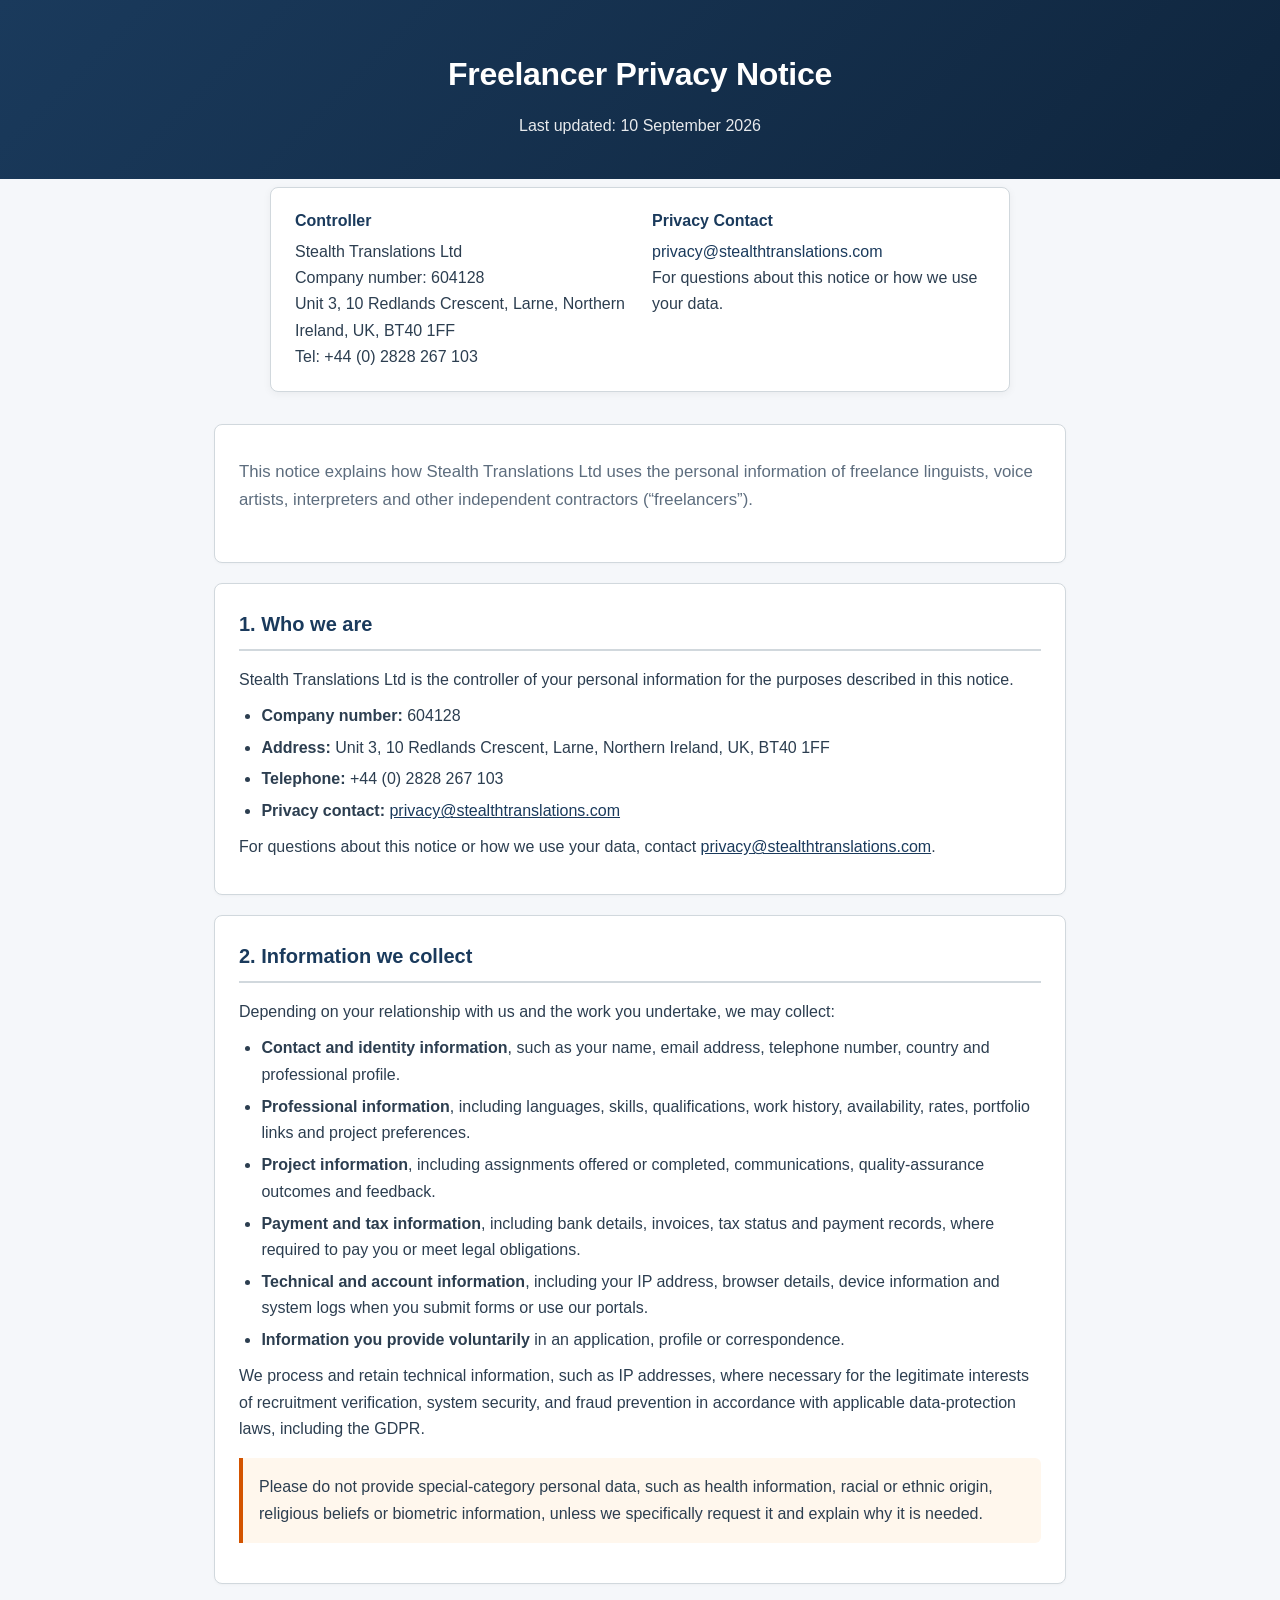
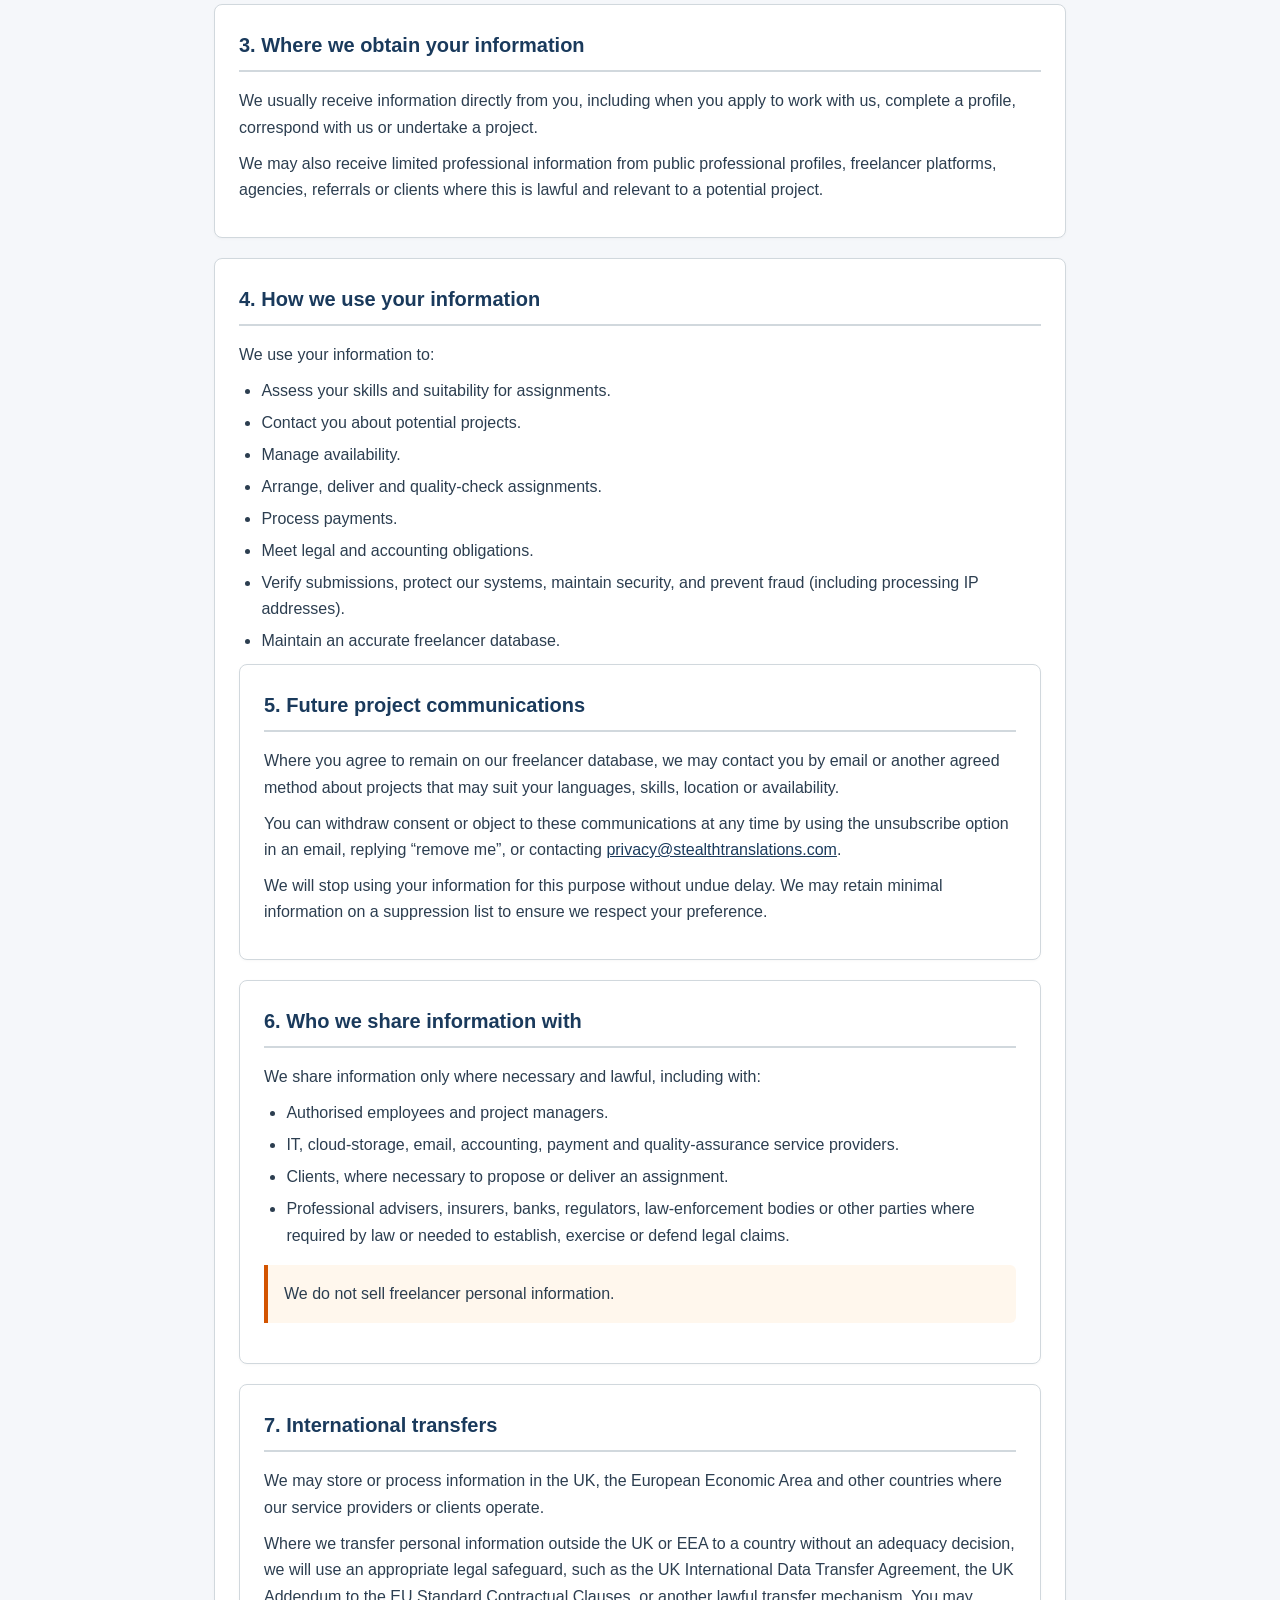
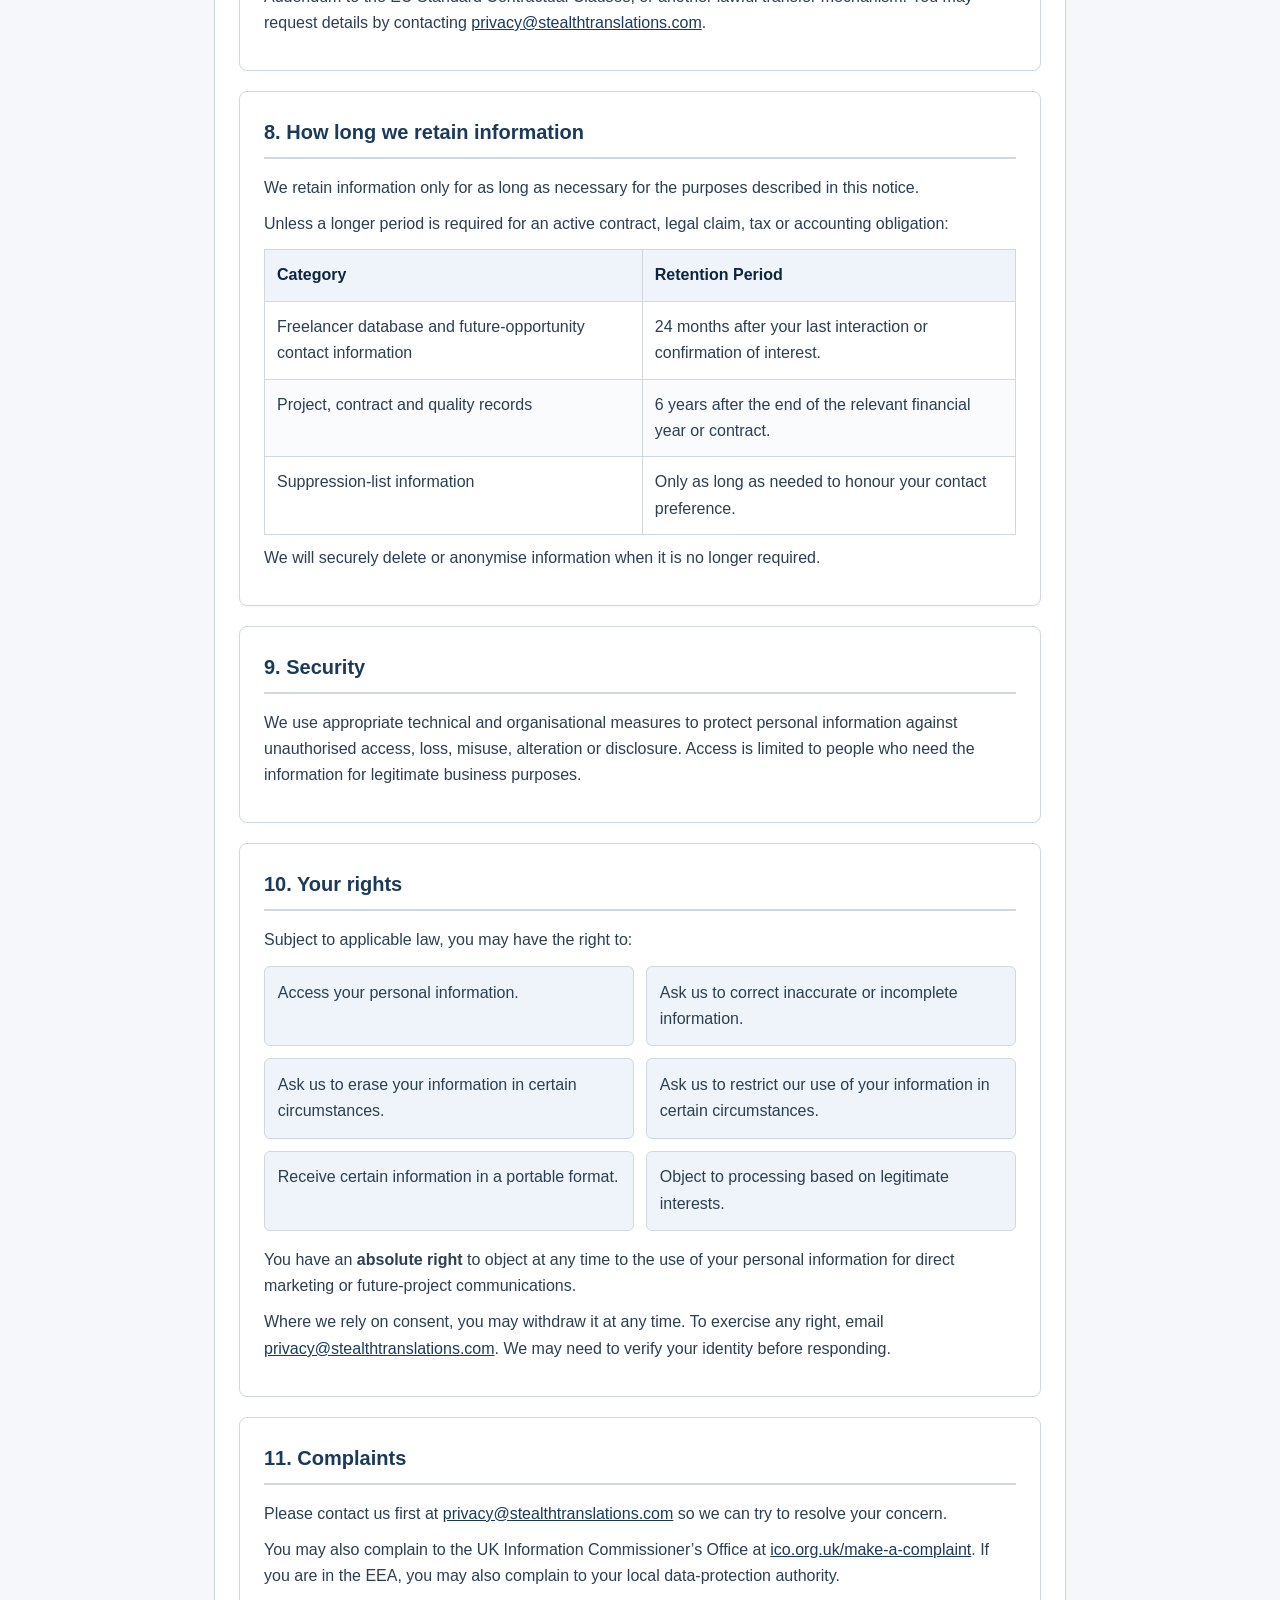
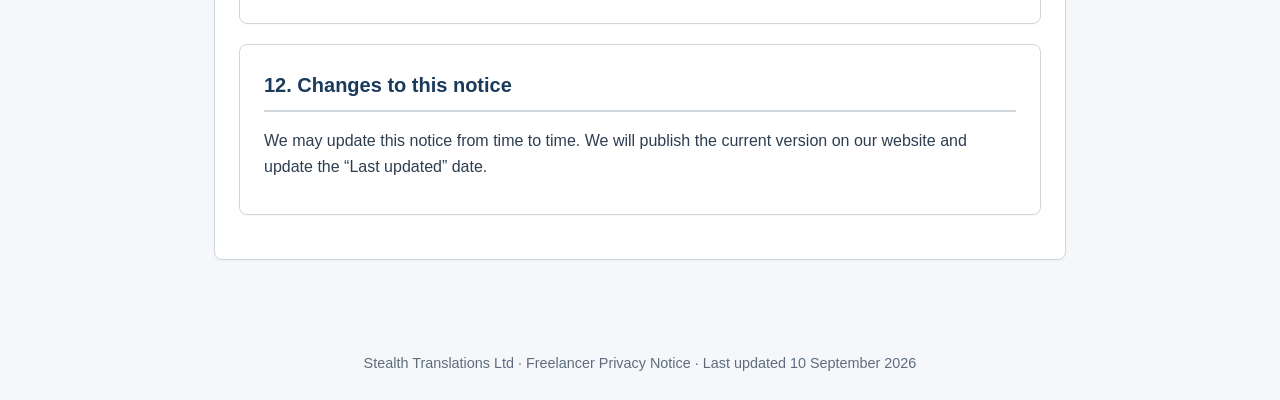
<file: Freelancer_Privacy_Notes.html>
<!DOCTYPE html>
<html lang="en">
<head>
  <meta charset="UTF-8">
  <meta name="viewport" content="width=device-width, initial-scale=1.0">
  <title>Freelancer Privacy Notice</title>
  <style>
    :root {
      --primary: #1a3a5c;
      --primary-dark: #0f253d;
      --accent: #d35400;
      --bg: #f5f7fa;
      --surface: #ffffff;
      --text: #2c3e50;
      --muted: #5d6d7e;
      --border: #d1d8dd;
      --highlight: #eef4f9;
    }
    * { box-sizing: border-box; }
    body {
      margin: 0;
      font-family: -apple-system, BlinkMacSystemFont, "Segoe UI", Roboto, Helvetica, Arial, sans-serif;
      background: var(--bg);
      color: var(--text);
      line-height: 1.65;
    }
    header {
      background: linear-gradient(135deg, var(--primary) 0%, var(--primary-dark) 100%);
      color: #fff;
      padding: 3rem 1.5rem 2.5rem;
      text-align: center;
    }
    header h1 { margin: 0 0 0.75rem; font-size: 2rem; font-weight: 600; letter-spacing: -0.3px; }
    header .meta { margin: 0; opacity: 0.9; font-size: 1rem; }
    main {
      max-width: 900px;
      margin: 0 auto;
      padding: 2rem 1.5rem 3rem;
    }
    .contact-card {
      background: var(--surface);
      border: 1px solid var(--border);
      border-radius: 8px;
      padding: 1.25rem 1.5rem;
      margin: -1.5rem auto 2rem;
      max-width: 740px;
      box-shadow: 0 2px 8px rgba(0,0,0,0.05);
      display: flex;
      flex-wrap: wrap;
      gap: 1.5rem;
      justify-content: center;
    }
    .contact-card div { flex: 1 1 220px; min-width: 180px; }
    .contact-card strong { color: var(--primary); display: block; margin-bottom: 0.25rem; }
    .contact-card a { color: var(--primary); text-decoration: none; }
    .contact-card a:hover { text-decoration: underline; }
    section {
      background: var(--surface);
      border: 1px solid var(--border);
      border-radius: 8px;
      padding: 1.5rem;
      margin-bottom: 1.25rem;
      box-shadow: 0 1px 3px rgba(0,0,0,0.03);
    }
    h2 {
      color: var(--primary);
      margin: 0 0 1rem;
      font-size: 1.25rem;
      font-weight: 600;
      padding-bottom: 0.5rem;
      border-bottom: 2px solid var(--border);
    }
    h3 {
      color: var(--primary-dark);
      margin: 1.25rem 0 0.5rem;
      font-size: 1.05rem;
      font-weight: 600;
    }
    p { margin: 0.6rem 0; }
    ul, ol {
      margin: 0.6rem 0;
      padding-left: 1.4rem;
    }
    li { margin-bottom: 0.35rem; }
    .intro {
      font-size: 1.05rem;
      color: var(--muted);
      margin-bottom: 1.5rem;
    }
    .legal-bases {
      list-style: none;
      padding: 0;
      margin: 0.5rem 0 0;
    }
    .legal-bases li {
      background: var(--highlight);
      border-left: 4px solid var(--primary);
      padding: 0.65rem 0.9rem;
      margin-bottom: 0.5rem;
      border-radius: 0 6px 6px 0;
    }
    .rights-grid {
      display: grid;
      grid-template-columns: repeat(auto-fit, minmax(260px, 1fr));
      gap: 0.75rem;
      margin-top: 0.75rem;
    }
    .rights-grid div {
      background: var(--highlight);
      border: 1px solid var(--border);
      border-radius: 6px;
      padding: 0.8rem;
    }
    .retention-table {
      width: 100%;
      border-collapse: collapse;
      margin-top: 0.75rem;
    }
    .retention-table th, .retention-table td {
      padding: 0.75rem;
      border: 1px solid var(--border);
      text-align: left;
      vertical-align: top;
    }
    .retention-table th {
      background: var(--highlight);
      color: var(--primary-dark);
      font-weight: 600;
    }
    .retention-table tr:nth-child(even) td { background: #fafbfc; }
    .note {
      background: #fff7ed;
      border-left: 4px solid var(--accent);
      padding: 1rem;
      border-radius: 0 6px 6px 0;
      margin: 1rem 0;
    }
    footer {
      text-align: center;
      padding: 1.5rem;
      color: var(--muted);
      font-size: 0.9rem;
    }
    a { color: var(--primary); }
    @media (max-width: 640px) {
      .contact-card { flex-direction: column; text-align: center; }
      .rights-grid { grid-template-columns: 1fr; }
    }
  </style>
</head>
<body>
  <header>
    <h1>Freelancer Privacy Notice</h1>
    <p class="meta">Last updated: 10 September 2026</p>
  </header>

  <main>
    <div class="contact-card">
      <div>
        <strong>Controller</strong>
        Stealth Translations Ltd<br>
        Company number: 604128<br>
        Unit 3, 10 Redlands Crescent, Larne, Northern Ireland, UK, BT40 1FF<br>
        Tel: +44 (0) 2828 267 103
      </div>
      <div>
        <strong>Privacy Contact</strong>
        <a href="mailto:privacy@stealthtranslations.com">privacy@stealthtranslations.com</a><br>
        For questions about this notice or how we use your data.
      </div>
    </div>

    <section>
      <p class="intro">This notice explains how Stealth Translations Ltd uses the personal information of freelance linguists, voice artists, interpreters and other independent contractors (“freelancers”).</p>
    </section>

    <section>
      <h2>1. Who we are</h2>
      <p>Stealth Translations Ltd is the controller of your personal information for the purposes described in this notice.</p>
      <ul>
        <li><strong>Company number:</strong> 604128</li>
        <li><strong>Address:</strong> Unit 3, 10 Redlands Crescent, Larne, Northern Ireland, UK, BT40 1FF</li>
        <li><strong>Telephone:</strong> +44 (0) 2828 267 103</li>
        <li><strong>Privacy contact:</strong> <a href="mailto:privacy@stealthtranslations.com">privacy@stealthtranslations.com</a></li>
      </ul>
      <p>For questions about this notice or how we use your data, contact <a href="mailto:privacy@stealthtranslations.com">privacy@stealthtranslations.com</a>.</p>
    </section>

  <section>
        <h2>2. Information we collect</h2>
        <p>Depending on your relationship with us and the work you undertake, we may collect:</p>
        <ul>
          <li><strong>Contact and identity information</strong>, such as your name, email address, telephone number, country and professional profile.</li>
          <li><strong>Professional information</strong>, including languages, skills, qualifications, work history, availability, rates, portfolio links and project preferences.</li>
          <li><strong>Project information</strong>, including assignments offered or completed, communications, quality-assurance outcomes and feedback.</li>
          <li><strong>Payment and tax information</strong>, including bank details, invoices, tax status and payment records, where required to pay you or meet legal obligations.</li>
          <li><strong>Technical and account information</strong>, including your IP address, browser details, device information and system logs when you submit forms or use our portals.</li>
          <li><strong>Information you provide voluntarily</strong> in an application, profile or correspondence.</li>
        </ul>
        <p>We process and retain technical information, such as IP addresses, where necessary for the legitimate interests of recruitment verification, system security, and fraud prevention in accordance with applicable data-protection laws, including the GDPR.</p>
        <div class="note">
          Please do not provide special-category personal data, such as health information, racial or ethnic origin, religious beliefs or biometric information, unless we specifically request it and explain why it is needed.
        </div>
    </section>

    <section>
      <h2>3. Where we obtain your information</h2>
      <p>We usually receive information directly from you, including when you apply to work with us, complete a profile, correspond with us or undertake a project.</p>
      <p>We may also receive limited professional information from public professional profiles, freelancer platforms, agencies, referrals or clients where this is lawful and relevant to a potential project.</p>
    </section>

    <section>
      <h2>4. How we use your information</h2>
      <p>We use your information to:</p>
      <ul>
        <li>Assess your skills and suitability for assignments.</li>
        <li>Contact you about potential projects.</li>
        <li>Manage availability.</li>
        <li>Arrange, deliver and quality-check assignments.</li>
        <li>Process payments.</li>
        <li>Meet legal and accounting obligations.</li>
        <!-- ADDED PURPOSE BELOW -->
        <li>Verify submissions, protect our systems, maintain security, and prevent fraud (including processing IP addresses).</li>
        <li>Maintain an accurate freelancer database.</li>
      </ul>

    <section>
      <h2>5. Future project communications</h2>
      <p>Where you agree to remain on our freelancer database, we may contact you by email or another agreed method about projects that may suit your languages, skills, location or availability.</p>
      <p>You can withdraw consent or object to these communications at any time by using the unsubscribe option in an email, replying “remove me”, or contacting <a href="mailto:privacy@stealthtranslations.com">privacy@stealthtranslations.com</a>.</p>
      <p>We will stop using your information for this purpose without undue delay. We may retain minimal information on a suppression list to ensure we respect your preference.</p>
    </section>

    <section>
      <h2>6. Who we share information with</h2>
      <p>We share information only where necessary and lawful, including with:</p>
      <ul>
        <li>Authorised employees and project managers.</li>
        <li>IT, cloud-storage, email, accounting, payment and quality-assurance service providers.</li>
        <li>Clients, where necessary to propose or deliver an assignment.</li>
        <li>Professional advisers, insurers, banks, regulators, law-enforcement bodies or other parties where required by law or needed to establish, exercise or defend legal claims.</li>
      </ul>
      <div class="note">We do not sell freelancer personal information.</div>
    </section>

    <section>
      <h2>7. International transfers</h2>
      <p>We may store or process information in the UK, the European Economic Area and other countries where our service providers or clients operate.</p>
      <p>Where we transfer personal information outside the UK or EEA to a country without an adequacy decision, we will use an appropriate legal safeguard, such as the UK International Data Transfer Agreement, the UK Addendum to the EU Standard Contractual Clauses, or another lawful transfer mechanism. You may request details by contacting <a href="mailto:privacy@stealthtranslations.com">privacy@stealthtranslations.com</a>.</p>
    </section>

    <section>
      <h2>8. How long we retain information</h2>
      <p>We retain information only for as long as necessary for the purposes described in this notice.</p>
      <p>Unless a longer period is required for an active contract, legal claim, tax or accounting obligation:</p>
      <table class="retention-table">
        <thead>
          <tr>
            <th>Category</th>
            <th>Retention Period</th>
          </tr>
        </thead>
        <tbody>
          <tr>
            <td>Freelancer database and future-opportunity contact information</td>
            <td>24 months after your last interaction or confirmation of interest.</td>
          </tr>
          <tr>
            <td>Project, contract and quality records</td>
            <td>6 years after the end of the relevant financial year or contract.</td>
          </tr>
          <tr>
            <td>Suppression-list information</td>
            <td>Only as long as needed to honour your contact preference.</td>
          </tr>
        </tbody>
      </table>
      <p>We will securely delete or anonymise information when it is no longer required.</p>
    </section>

    <section>
      <h2>9. Security</h2>
      <p>We use appropriate technical and organisational measures to protect personal information against unauthorised access, loss, misuse, alteration or disclosure. Access is limited to people who need the information for legitimate business purposes.</p>
    </section>

    <section>
      <h2>10. Your rights</h2>
      <p>Subject to applicable law, you may have the right to:</p>
      <div class="rights-grid">
        <div>Access your personal information.</div>
        <div>Ask us to correct inaccurate or incomplete information.</div>
        <div>Ask us to erase your information in certain circumstances.</div>
        <div>Ask us to restrict our use of your information in certain circumstances.</div>
        <div>Receive certain information in a portable format.</div>
        <div>Object to processing based on legitimate interests.</div>
      </div>
      <p style="margin-top:1rem;">You have an <strong>absolute right</strong> to object at any time to the use of your personal information for direct marketing or future-project communications.</p>
      <p>Where we rely on consent, you may withdraw it at any time. To exercise any right, email <a href="mailto:privacy@stealthtranslations.com">privacy@stealthtranslations.com</a>. We may need to verify your identity before responding.</p>
    </section>

    <section>
      <h2>11. Complaints</h2>
      <p>Please contact us first at <a href="mailto:privacy@stealthtranslations.com">privacy@stealthtranslations.com</a> so we can try to resolve your concern.</p>
      <p>You may also complain to the UK Information Commissioner’s Office at <a href="https://ico.org.uk/make-a-complaint" target="_blank" rel="noopener">ico.org.uk/make-a-complaint</a>. If you are in the EEA, you may also complain to your local data-protection authority.</p>
    </section>

    <section>
      <h2>12. Changes to this notice</h2>
      <p>We may update this notice from time to time. We will publish the current version on our website and update the “Last updated” date.</p>
    </section>
  </main>

  <footer>
    Stealth Translations Ltd &middot; Freelancer Privacy Notice &middot; Last updated 10 September 2026
  </footer>
</body>
</html>
</file>
